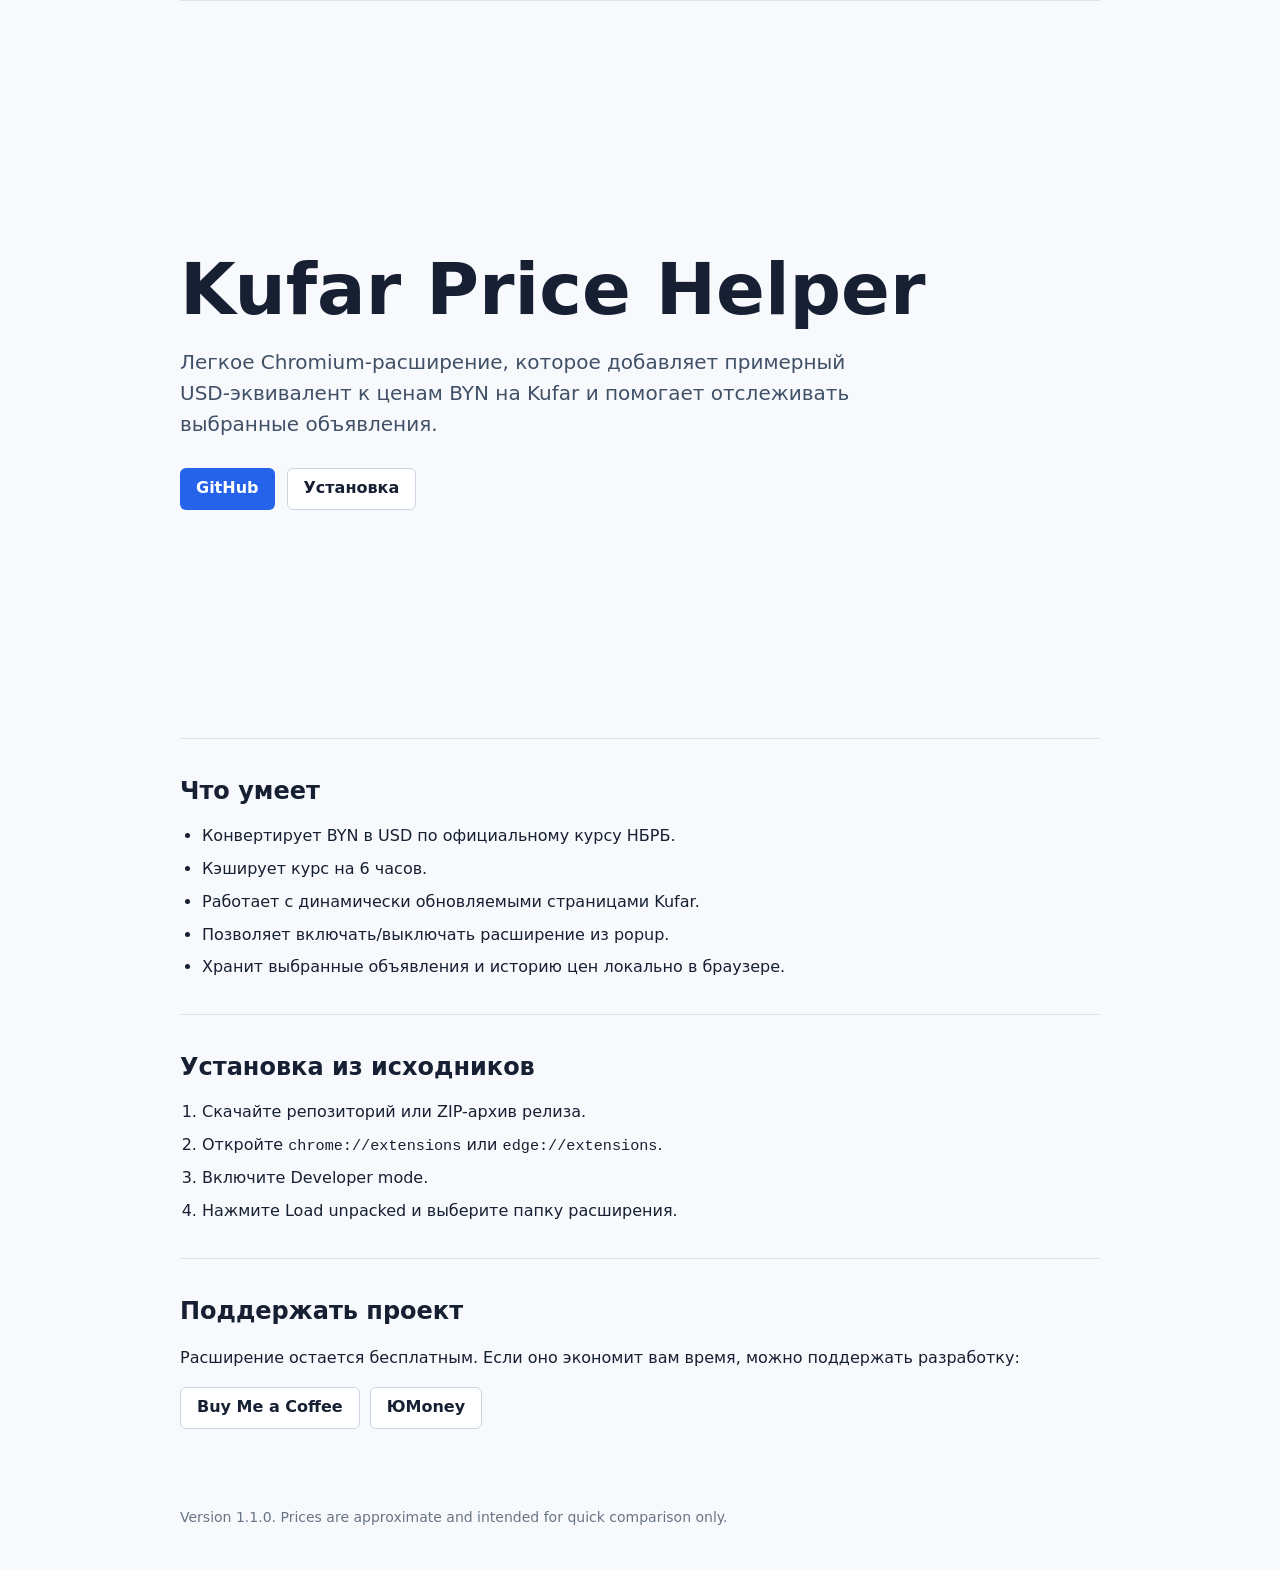
<file: docs/index.html>
<!doctype html>
<html lang="ru">
  <head>
    <meta charset="utf-8">
    <meta name="viewport" content="width=device-width, initial-scale=1">
    <title>Kufar Price Helper</title>
    <meta name="description" content="Расширение для Chrome, Edge и других Chromium-браузеров: показывает примерную цену в USD рядом с ценами BYN на Kufar.">
    <style>
      * {
        box-sizing: border-box;
      }

      body {
        margin: 0;
        color: #172033;
        font: 16px/1.55 system-ui, -apple-system, BlinkMacSystemFont, "Segoe UI", sans-serif;
        background: #f7f9fc;
      }

      main {
        width: min(920px, calc(100% - 32px));
        margin: 0 auto;
      }

      .hero {
        display: grid;
        align-items: center;
        min-height: 82vh;
        padding: 56px 0 32px;
      }

      h1 {
        max-width: 760px;
        margin: 0;
        font-size: clamp(38px, 7vw, 72px);
        line-height: 1.02;
      }

      .lead {
        max-width: 680px;
        margin: 20px 0 0;
        color: #405066;
        font-size: 20px;
      }

      .actions {
        display: flex;
        flex-wrap: wrap;
        gap: 12px;
        margin-top: 28px;
      }

      .button {
        display: inline-flex;
        align-items: center;
        min-height: 42px;
        padding: 0 16px;
        border-radius: 6px;
        background: #2563eb;
        color: #fff;
        font-weight: 700;
        text-decoration: none;
      }

      .button.secondary {
        border: 1px solid #cbd5e1;
        background: #fff;
        color: #172033;
      }

      section {
        padding: 34px 0;
        border-top: 1px solid #dbe2ea;
      }

      h2 {
        margin: 0 0 14px;
        font-size: 24px;
      }

      ul,
      ol {
        margin: 0;
        padding-left: 22px;
      }

      li + li {
        margin-top: 8px;
      }

      code {
        font: 0.95em ui-monospace, SFMono-Regular, Consolas, monospace;
      }

      .support {
        display: flex;
        flex-wrap: wrap;
        gap: 10px;
      }

      footer {
        padding: 28px 0 42px;
        color: #697586;
        font-size: 14px;
      }
    </style>
  </head>
  <body>
    <main>
      <section class="hero">
        <div>
          <h1>Kufar Price Helper</h1>
          <p class="lead">Легкое Chromium-расширение, которое добавляет примерный USD-эквивалент к ценам BYN на Kufar и помогает отслеживать выбранные объявления.</p>
          <div class="actions">
            <a class="button" href="https://github.com/YOUR_GITHUB_USERNAME/edge-price-converter">GitHub</a>
            <a class="button secondary" href="#install">Установка</a>
          </div>
        </div>
      </section>

      <section>
        <h2>Что умеет</h2>
        <ul>
          <li>Конвертирует BYN в USD по официальному курсу НБРБ.</li>
          <li>Кэширует курс на 6 часов.</li>
          <li>Работает с динамически обновляемыми страницами Kufar.</li>
          <li>Позволяет включать/выключать расширение из popup.</li>
          <li>Хранит выбранные объявления и историю цен локально в браузере.</li>
        </ul>
      </section>

      <section id="install">
        <h2>Установка из исходников</h2>
        <ol>
          <li>Скачайте репозиторий или ZIP-архив релиза.</li>
          <li>Откройте <code>chrome://extensions</code> или <code>edge://extensions</code>.</li>
          <li>Включите Developer mode.</li>
          <li>Нажмите Load unpacked и выберите папку расширения.</li>
        </ol>
      </section>

      <section>
        <h2>Поддержать проект</h2>
        <p>Расширение остается бесплатным. Если оно экономит вам время, можно поддержать разработку:</p>
        <p class="support">
          <a class="button secondary" href="https://www.buymeacoffee.com/YOUR_USERNAME">Buy Me a Coffee</a>
          <a class="button secondary" href="https://yoomoney.ru/to/YOUR_WALLET">ЮMoney</a>
        </p>
      </section>

      <footer>
        Version 1.1.0. Prices are approximate and intended for quick comparison only.
      </footer>
    </main>
  </body>
</html>
</file>
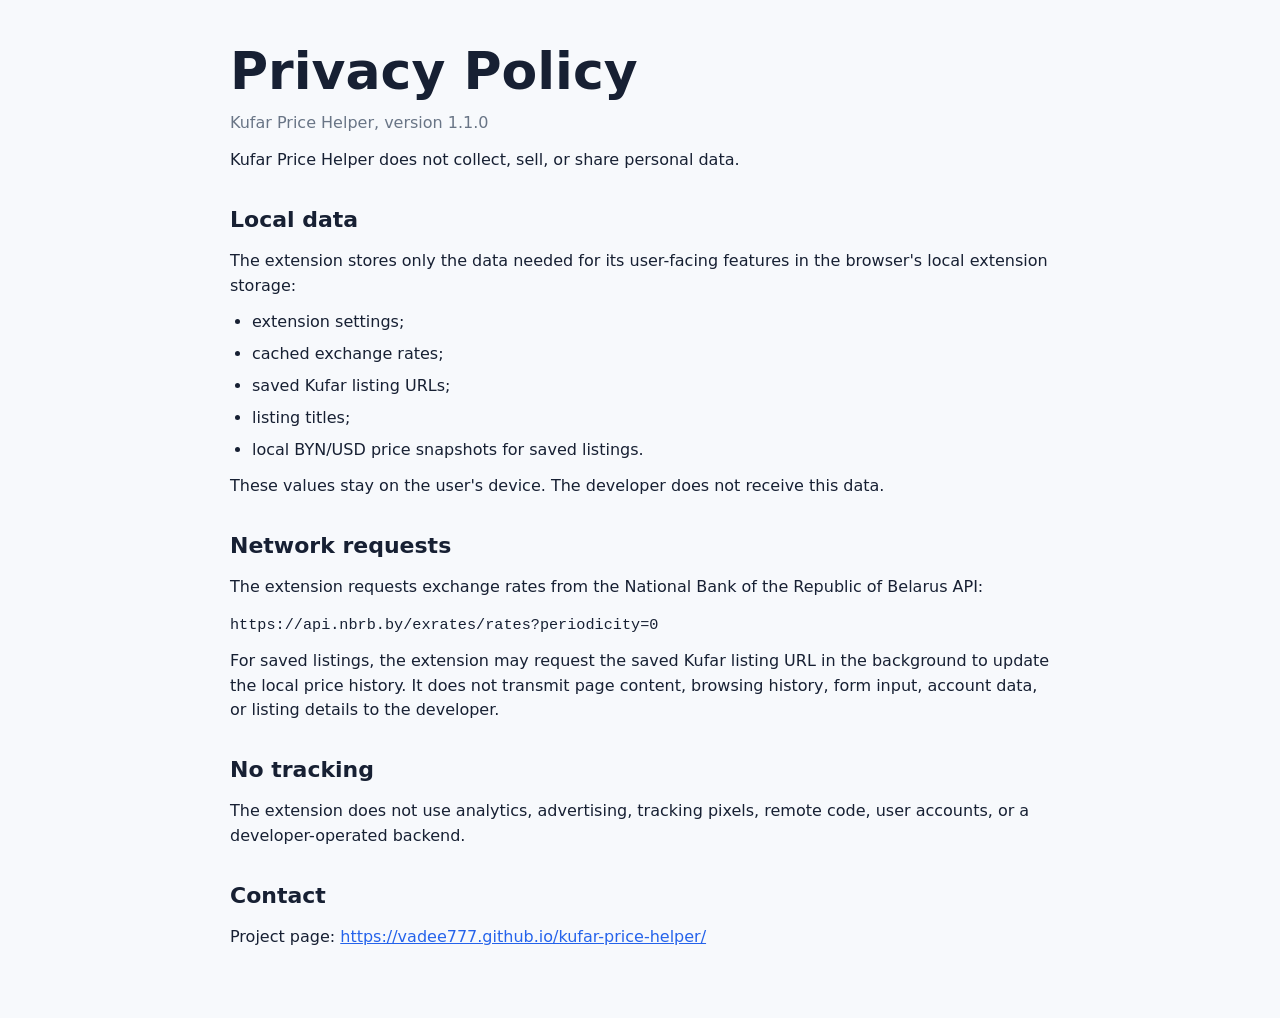
<file: privacy.html>
<!doctype html>
<html lang="en">
  <head>
    <meta charset="utf-8">
    <meta name="viewport" content="width=device-width, initial-scale=1">
    <title>Privacy Policy | Kufar Price Helper</title>
    <meta name="description" content="Privacy policy for Kufar Price Helper.">
    <style>
      * {
        box-sizing: border-box;
      }

      body {
        margin: 0;
        color: #172033;
        font: 16px/1.55 system-ui, -apple-system, BlinkMacSystemFont, "Segoe UI", sans-serif;
        background: #f7f9fc;
      }

      main {
        width: min(820px, calc(100% - 32px));
        margin: 0 auto;
        padding: 44px 0 56px;
      }

      h1 {
        margin: 0 0 8px;
        font-size: clamp(32px, 5vw, 52px);
        line-height: 1.06;
      }

      h2 {
        margin: 30px 0 10px;
        font-size: 22px;
      }

      p {
        margin: 12px 0;
      }

      ul {
        margin: 12px 0;
        padding-left: 22px;
      }

      li + li {
        margin-top: 7px;
      }

      code {
        font: 0.95em ui-monospace, SFMono-Regular, Consolas, monospace;
        overflow-wrap: anywhere;
      }

      a {
        color: #2563eb;
      }

      .muted {
        color: #697586;
      }
    </style>
  </head>
  <body>
    <main>
      <h1>Privacy Policy</h1>
      <p class="muted">Kufar Price Helper, version 1.1.0</p>

      <p>Kufar Price Helper does not collect, sell, or share personal data.</p>

      <h2>Local data</h2>
      <p>The extension stores only the data needed for its user-facing features in the browser's local extension storage:</p>
      <ul>
        <li>extension settings;</li>
        <li>cached exchange rates;</li>
        <li>saved Kufar listing URLs;</li>
        <li>listing titles;</li>
        <li>local BYN/USD price snapshots for saved listings.</li>
      </ul>
      <p>These values stay on the user's device. The developer does not receive this data.</p>

      <h2>Network requests</h2>
      <p>The extension requests exchange rates from the National Bank of the Republic of Belarus API:</p>
      <p><code>https://api.nbrb.by/exrates/rates?periodicity=0</code></p>
      <p>For saved listings, the extension may request the saved Kufar listing URL in the background to update the local price history. It does not transmit page content, browsing history, form input, account data, or listing details to the developer.</p>

      <h2>No tracking</h2>
      <p>The extension does not use analytics, advertising, tracking pixels, remote code, user accounts, or a developer-operated backend.</p>

      <h2>Contact</h2>
      <p>Project page: <a href="https://vadee777.github.io/kufar-price-helper/">https://vadee777.github.io/kufar-price-helper/</a></p>
    </main>
  </body>
</html>
</file>
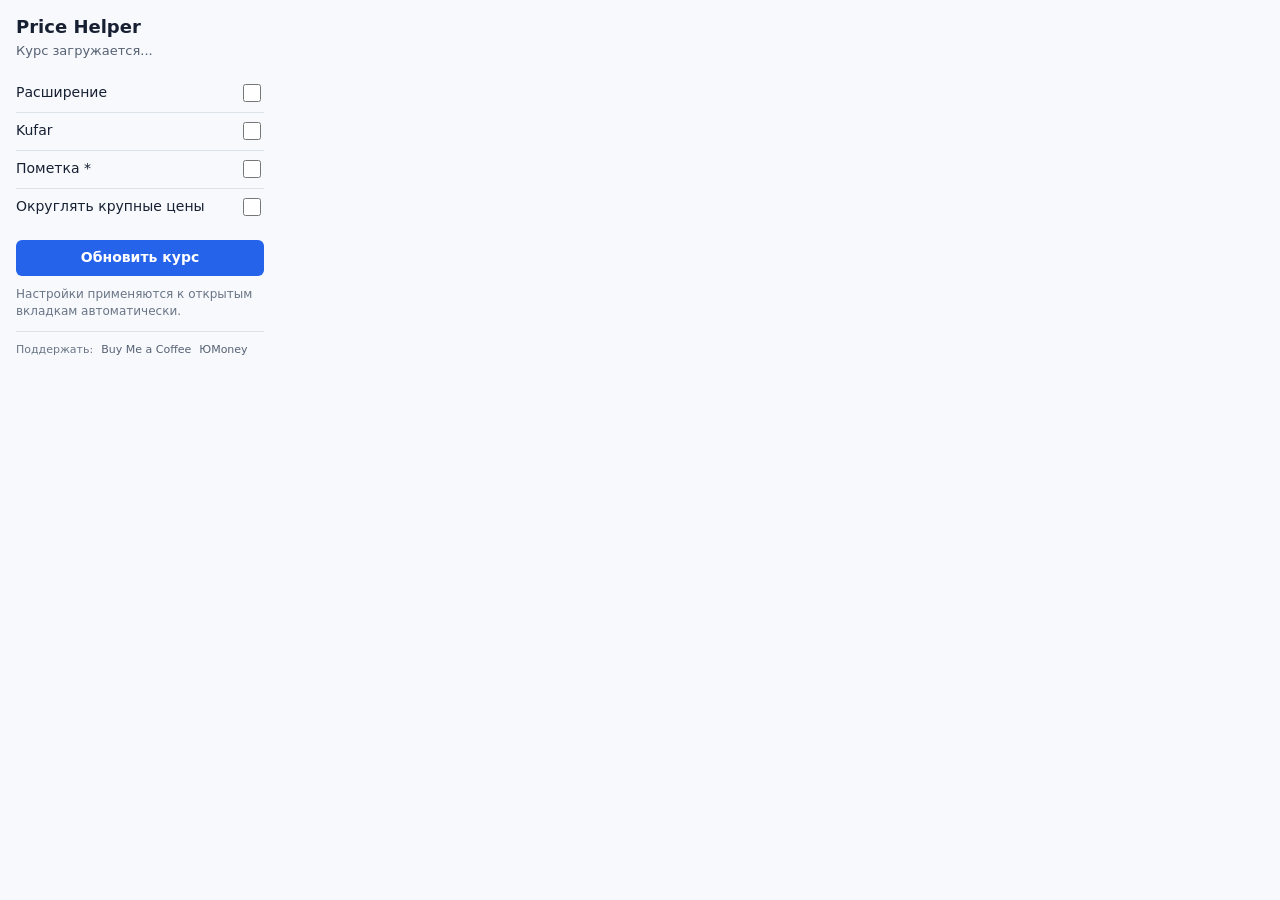
<file: src/popup.html>
<!doctype html>
<html lang="ru">
  <head>
    <meta charset="utf-8">
    <meta name="viewport" content="width=device-width, initial-scale=1">
    <title>Price Helper</title>
    <link rel="stylesheet" href="popup.css">
  </head>
  <body>
    <main class="popup">
      <header>
        <h1>Price Helper</h1>
        <p id="rate">Курс загружается...</p>
      </header>

      <label class="switch-row">
        <span>Расширение</span>
        <input id="enabled" type="checkbox">
      </label>

      <label class="switch-row">
        <span>Kufar</span>
        <input id="kufarEnabled" type="checkbox">
      </label>

      <label class="switch-row">
        <span>Пометка *</span>
        <input id="showAsterisk" type="checkbox">
      </label>

      <label class="switch-row">
        <span>Округлять крупные цены</span>
        <input id="useCompactRounding" type="checkbox">
      </label>

      <button id="refreshRate" type="button">Обновить курс</button>
      <p class="note">Настройки применяются к открытым вкладкам автоматически.</p>

      <footer class="support-links" aria-label="Поддержать проект">
        <span>Поддержать:</span>
        <a href="https://www.buymeacoffee.com/YOUR_USERNAME" target="_blank" rel="noopener noreferrer">Buy Me a Coffee</a>
        <a href="https://yoomoney.ru/to/YOUR_WALLET" target="_blank" rel="noopener noreferrer">ЮMoney</a>
      </footer>
    </main>

    <script src="popup.js"></script>
  </body>
</html>
</file>
<file: src/popup.css>
* {
  box-sizing: border-box;
}

body {
  margin: 0;
  color: #172033;
  font: 14px/1.4 system-ui, -apple-system, BlinkMacSystemFont, "Segoe UI", sans-serif;
  background: #f7f9fc;
}

.popup {
  width: 280px;
  padding: 16px;
}

header {
  margin-bottom: 14px;
}

h1 {
  margin: 0 0 4px;
  font-size: 18px;
  line-height: 1.2;
}

p {
  margin: 0;
}

#rate {
  color: #566173;
  font-size: 13px;
}

.switch-row {
  display: flex;
  align-items: center;
  justify-content: space-between;
  gap: 12px;
  min-height: 38px;
  border-top: 1px solid #dbe2ea;
}

.switch-row:first-of-type {
  border-top: 0;
}

input[type="checkbox"] {
  width: 18px;
  height: 18px;
  accent-color: #2563eb;
}

button {
  width: 100%;
  min-height: 36px;
  margin-top: 14px;
  border: 0;
  border-radius: 6px;
  color: #fff;
  background: #2563eb;
  font: inherit;
  font-weight: 600;
  cursor: pointer;
}

button:disabled {
  cursor: progress;
  opacity: 0.65;
}

.note {
  margin-top: 10px;
  color: #697586;
  font-size: 12px;
}

.support-links {
  display: flex;
  flex-wrap: wrap;
  gap: 4px 8px;
  margin-top: 12px;
  padding-top: 10px;
  border-top: 1px solid #dbe2ea;
  color: #697586;
  font-size: 11px;
}

.support-links a {
  color: #566173;
  text-decoration: none;
}

.support-links a:hover {
  color: #2563eb;
  text-decoration: underline;
}
</file>
